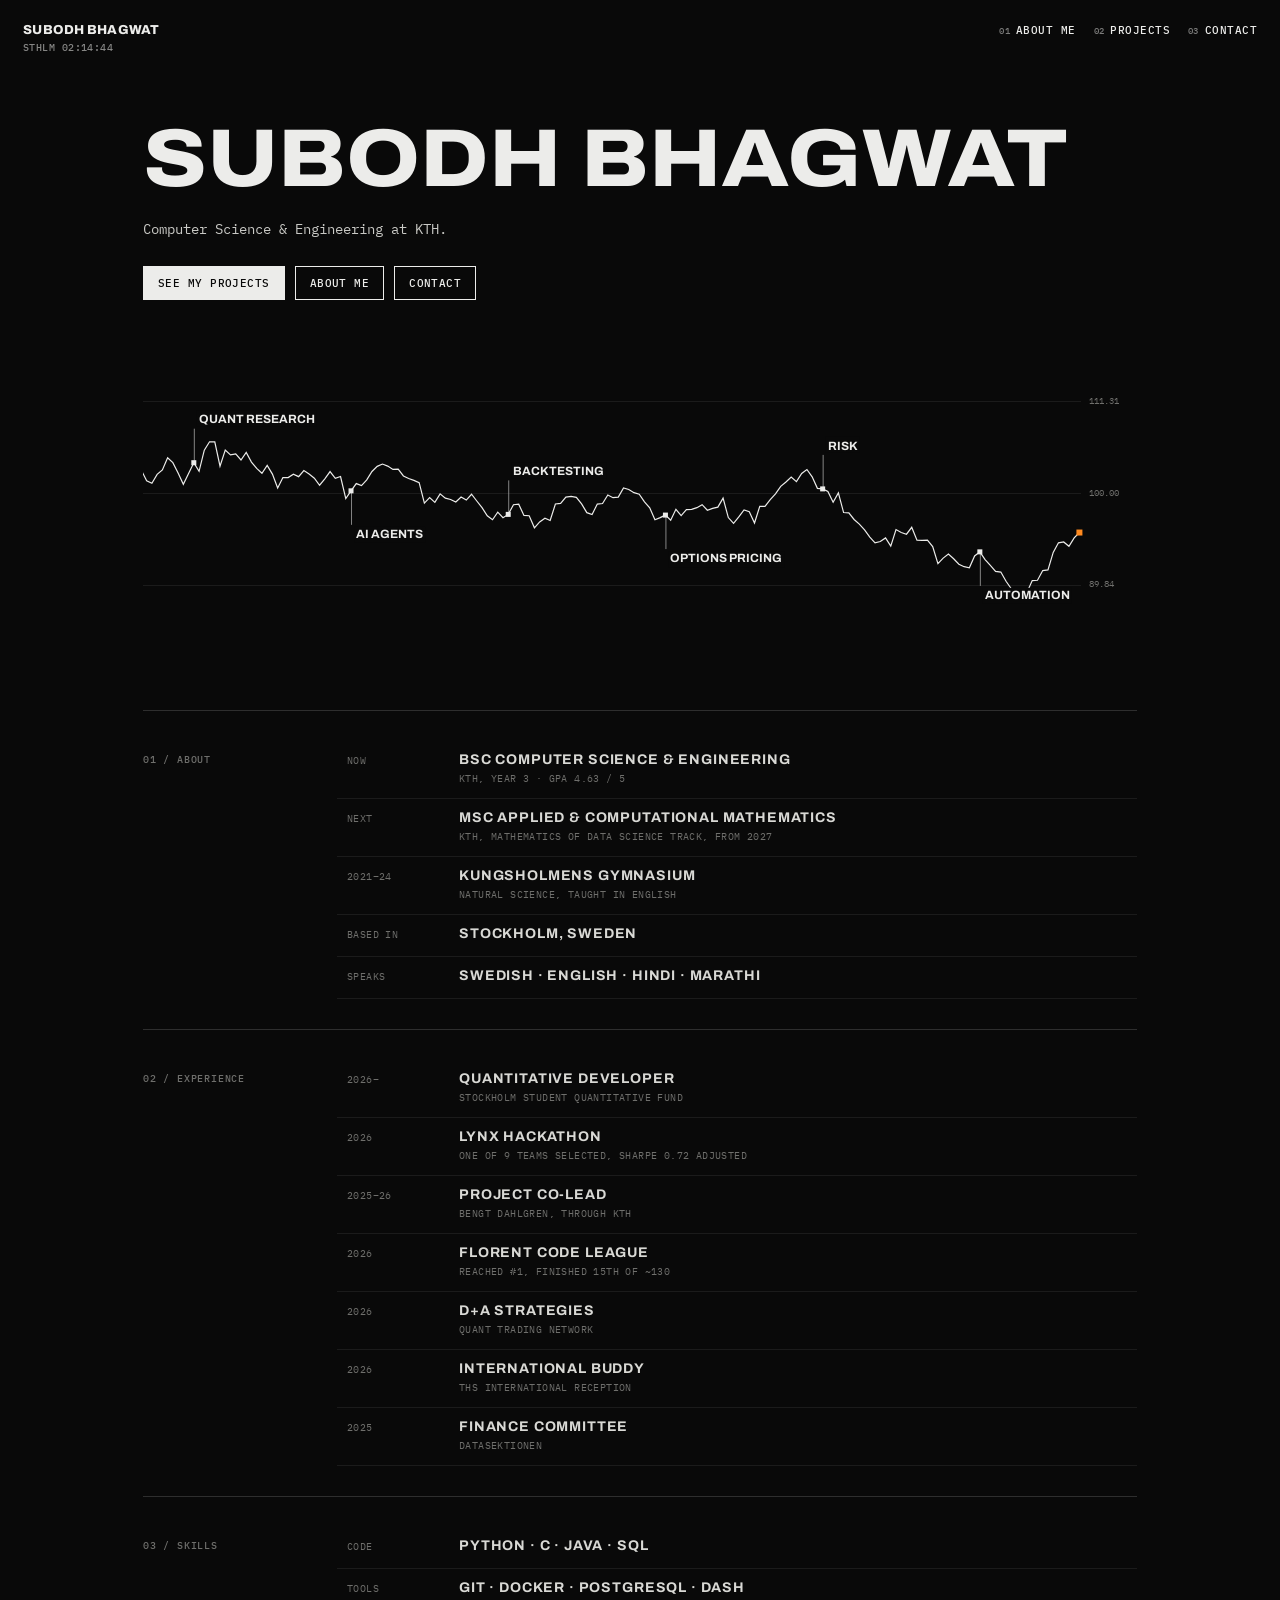
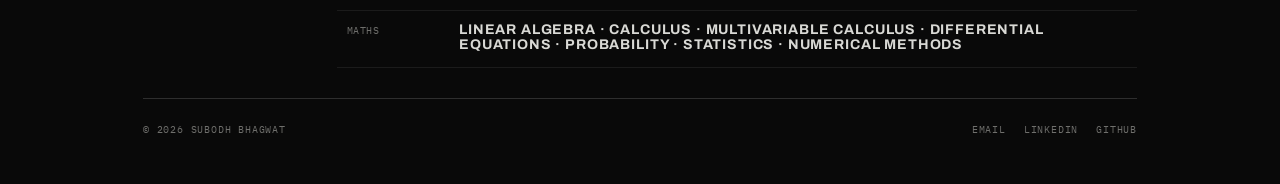
<file: index.html>
<!DOCTYPE html>
<html lang="en">
<head>
<meta charset="utf-8" />
<script>try{if(sessionStorage.getItem("wipe")==="1")document.documentElement.classList.add("wipe-pending")}catch(e){}</script>
<meta name="viewport" content="width=device-width, initial-scale=1" />
<title>Subodh Bhagwat · KTH, Stockholm</title>
<meta name="description" content="Subodh Bhagwat studies Computer Science and Engineering at KTH in Stockholm, heading into a master's in Applied and Computational Mathematics. Trading tools, Monte Carlo simulations and AI agents." />
<link rel="canonical" href="https://subodhb.com/" />
<link rel="icon" href="favicon.svg" type="image/svg+xml" />
<meta name="theme-color" content="#090909" />
<meta property="og:type" content="website" />
<meta property="og:site_name" content="Subodh Bhagwat" />
<meta property="og:title" content="Subodh Bhagwat · KTH, Stockholm" />
<meta property="og:description" content="Subodh Bhagwat studies Computer Science and Engineering at KTH in Stockholm, heading into a master's in Applied and Computational Mathematics. Trading tools, Monte Carlo simulations and AI agents." />
<meta property="og:url" content="https://subodhb.com/" />
<meta property="og:image" content="https://subodhb.com/assets/og.png" />
<meta property="og:image:width" content="1200" />
<meta property="og:image:height" content="630" />
<meta name="twitter:card" content="summary_large_image" />
<script type="application/ld+json">{"@context": "https://schema.org", "@type": "Person", "name": "Subodh Bhagwat", "url": "https://subodhb.com/", "image": "https://subodhb.com/assets/og.png", "jobTitle": "Computer Science and Engineering student", "affiliation": {"@type": "CollegeOrUniversity", "name": "KTH Royal Institute of Technology"}, "alumniOf": {"@type": "CollegeOrUniversity", "name": "KTH Royal Institute of Technology"}, "address": {"@type": "PostalAddress", "addressLocality": "Stockholm", "addressCountry": "SE"}, "knowsAbout": ["Quantitative finance", "Monte Carlo simulation", "Algorithmic trading", "AI agents", "Python"], "sameAs": ["https://www.linkedin.com/in/subodh-bhagwat/", "https://github.com/subodhbgwt"]}</script>
<link rel="preconnect" href="https://fonts.googleapis.com" />
<link rel="preconnect" href="https://fonts.gstatic.com" crossorigin />
<link href="https://fonts.googleapis.com/css2?family=Archivo:wdth,wght@62..125,300..900&family=IBM+Plex+Mono:wght@400;500;600&display=swap" rel="stylesheet" />
<link rel="stylesheet" href="common.css?v=61" />
<link rel="stylesheet" href="style.css?v=61" />
</head>
<body class="dark scroll">

<main class="home">
  <section class="hero">
    <h1 class="display">Subodh Bhagwat</h1>
    <p class="hero__lead">Computer Science &amp; Engineering at KTH.</p>
    <p class="hero__links caps"><a href="work.html">See my projects</a><a href="#about">About me</a><a href="contact.html">Contact</a></p>
    <canvas id="home-canvas" aria-hidden="true"></canvas>
  </section>

  <section class="block" id="about">
    <h2 class="tiny">01 / About</h2>
    <ul class="rows">
      <li><div><i>Now</i><b>BSc Computer Science &amp; Engineering</b><span>KTH, year 3 · GPA 4.63 / 5</span></div></li>
      <li><div><i>Next</i><b>MSc Applied &amp; Computational Mathematics</b><span>KTH, Mathematics of Data Science track, from 2027</span></div></li>
      <li><div><i>2021–24</i><b>Kungsholmens gymnasium</b><span>Natural science, taught in English</span></div></li>
      <li><div><i>Based in</i><b>Stockholm, Sweden</b><span></span></div></li>
      <li><div><i>Speaks</i><b>Swedish · English · Hindi · Marathi</b><span></span></div></li>
    </ul>
  </section>

  <section class="block" id="experience">
    <h2 class="tiny">02 / Experience</h2>
    <ul class="rows">
      <li><div><i>2026–</i><b>Quantitative developer</b><span>Stockholm Student Quantitative Fund</span></div></li>
      <li><div><i>2026</i><b>Lynx hackathon</b><span>One of 9 teams selected, Sharpe 0.72 adjusted</span></div></li>
      <li><div><i>2025–26</i><b>Project co-lead</b><span>Bengt Dahlgren, through KTH</span></div></li>
      <li><div><i>2026</i><b>Florent Code League</b><span>Reached #1, finished 15th of ~130</span></div></li>
      <li><div><i>2026</i><b>D+A Strategies</b><span>Quant trading network</span></div></li>
      <li><div><i>2026</i><b>International buddy</b><span>THS International Reception</span></div></li>
      <li><div><i>2025</i><b>Finance committee</b><span>Datasektionen</span></div></li>
    </ul>
  </section>

  <section class="block" id="skills">
    <h2 class="tiny">03 / Skills</h2>
    <ul class="rows">
      <li><div><i>Code</i><b>Python · C · Java · SQL</b><span></span></div></li>
      <li><div><i>Tools</i><b>Git · Docker · PostgreSQL · Dash</b><span></span></div></li>
      <li><div><i>Maths</i><b>Linear algebra · Calculus · Multivariable calculus · Differential equations · Probability · Statistics · Numerical methods</b><span></span></div></li>
    </ul>
  </section>

  <footer class="foot tiny">
    <span>© 2026 Subodh Bhagwat</span>
    <span><a href="mailto:subodh.bhagwat@icloud.com">Email</a><a href="https://www.linkedin.com/in/subodh-bhagwat/" target="_blank" rel="noopener">LinkedIn</a><a href="https://github.com/subodhbgwt" target="_blank" rel="noopener">GitHub</a></span>
  </footer>
</main>

<script src="common.js?v=61"></script>
<script src="home.js?v=61"></script>
</body>
</html>
</file>
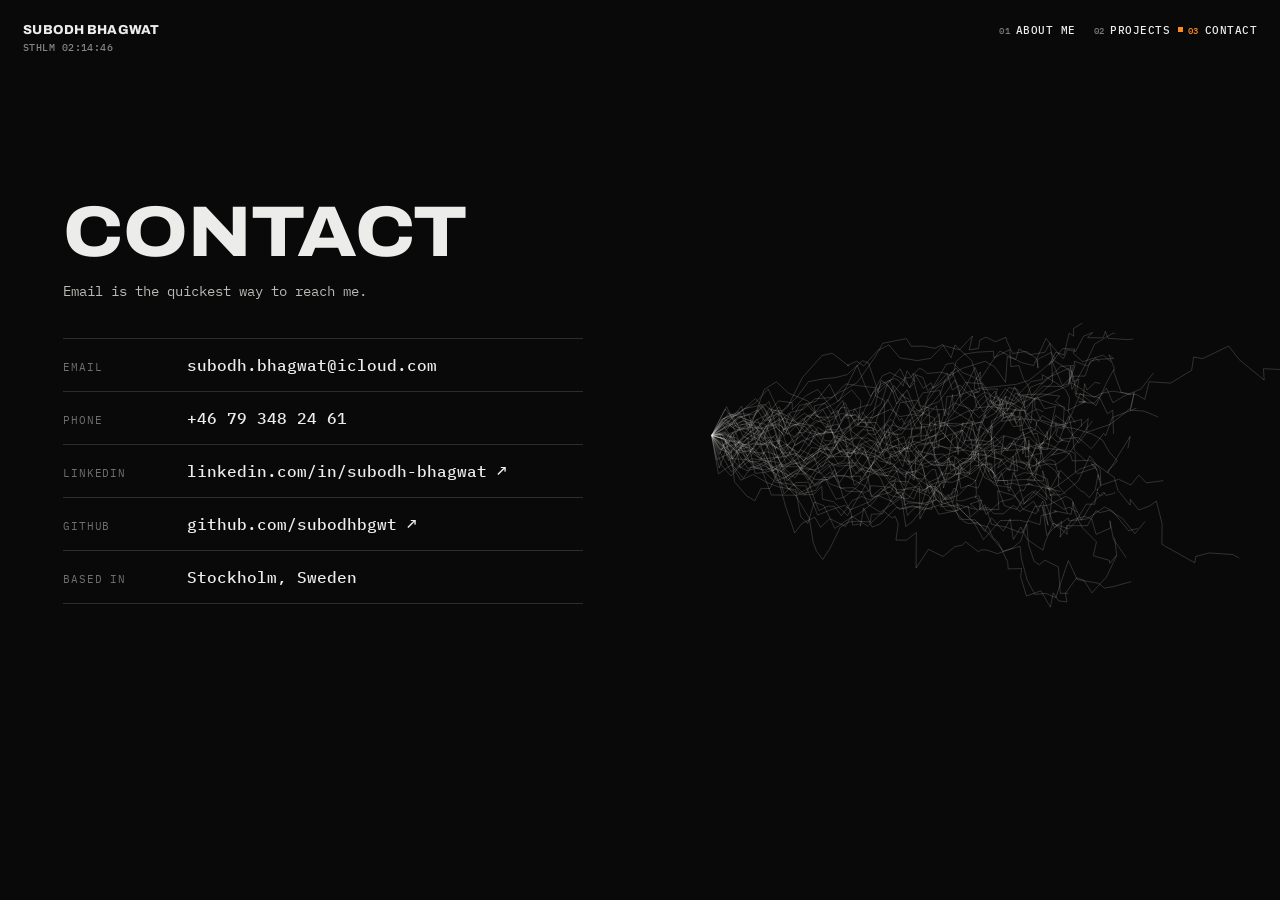
<file: contact.html>
<!DOCTYPE html>
<html lang="en">
<head>
<meta charset="utf-8" />
<script>try{if(sessionStorage.getItem("wipe")==="1")document.documentElement.classList.add("wipe-pending")}catch(e){}</script>
<meta name="viewport" content="width=device-width, initial-scale=1" />
<title>Contact · Subodh Bhagwat</title>
<meta name="description" content="Get in touch with Subodh Bhagwat, Computer Science and Engineering at KTH, Stockholm." />
<link rel="canonical" href="https://subodhb.com/contact.html" />
<link rel="icon" href="favicon.svg" type="image/svg+xml" />
<meta name="theme-color" content="#090909" />
<meta property="og:type" content="website" />
<meta property="og:site_name" content="Subodh Bhagwat" />
<meta property="og:title" content="Contact · Subodh Bhagwat" />
<meta property="og:description" content="Get in touch with Subodh Bhagwat, Computer Science and Engineering at KTH, Stockholm." />
<meta property="og:url" content="https://subodhb.com/contact.html" />
<meta property="og:image" content="https://subodhb.com/assets/og.png" />
<meta property="og:image:width" content="1200" />
<meta property="og:image:height" content="630" />
<meta name="twitter:card" content="summary_large_image" />
<link rel="preconnect" href="https://fonts.googleapis.com" />
<link rel="preconnect" href="https://fonts.gstatic.com" crossorigin />
<link href="https://fonts.googleapis.com/css2?family=Archivo:wdth,wght@62..125,300..900&family=IBM+Plex+Mono:wght@400;500;600&display=swap" rel="stylesheet" />
<link rel="stylesheet" href="common.css?v=61" />
<link rel="stylesheet" href="contact.css?v=61" />
</head>
<body class="dark">

<canvas id="paths" aria-hidden="true"></canvas>

<main class="ct">
  <h1 class="ct__title display">Contact</h1>
  <p class="ct__lead">Email is the quickest way to reach me.</p>
  <ul class="ct__list">
    <li><i class="tiny">Email</i><a href="mailto:subodh.bhagwat@icloud.com">subodh.bhagwat@icloud.com</a></li>
    <li><i class="tiny">Phone</i><a href="tel:+46793482461">+46 79 348 24 61</a></li>
    <li><i class="tiny">LinkedIn</i><a href="https://www.linkedin.com/in/subodh-bhagwat/" target="_blank" rel="noopener">linkedin.com/in/subodh-bhagwat ↗</a></li>
    <li><i class="tiny">GitHub</i><a href="https://github.com/subodhbgwt" target="_blank" rel="noopener">github.com/subodhbgwt ↗</a></li>
    <li><i class="tiny">Based in</i><span>Stockholm, Sweden</span></li>
  </ul>
</main>

<script src="common.js?v=61"></script>
<script src="contact.js?v=61"></script>
</body>
</html>
</file>
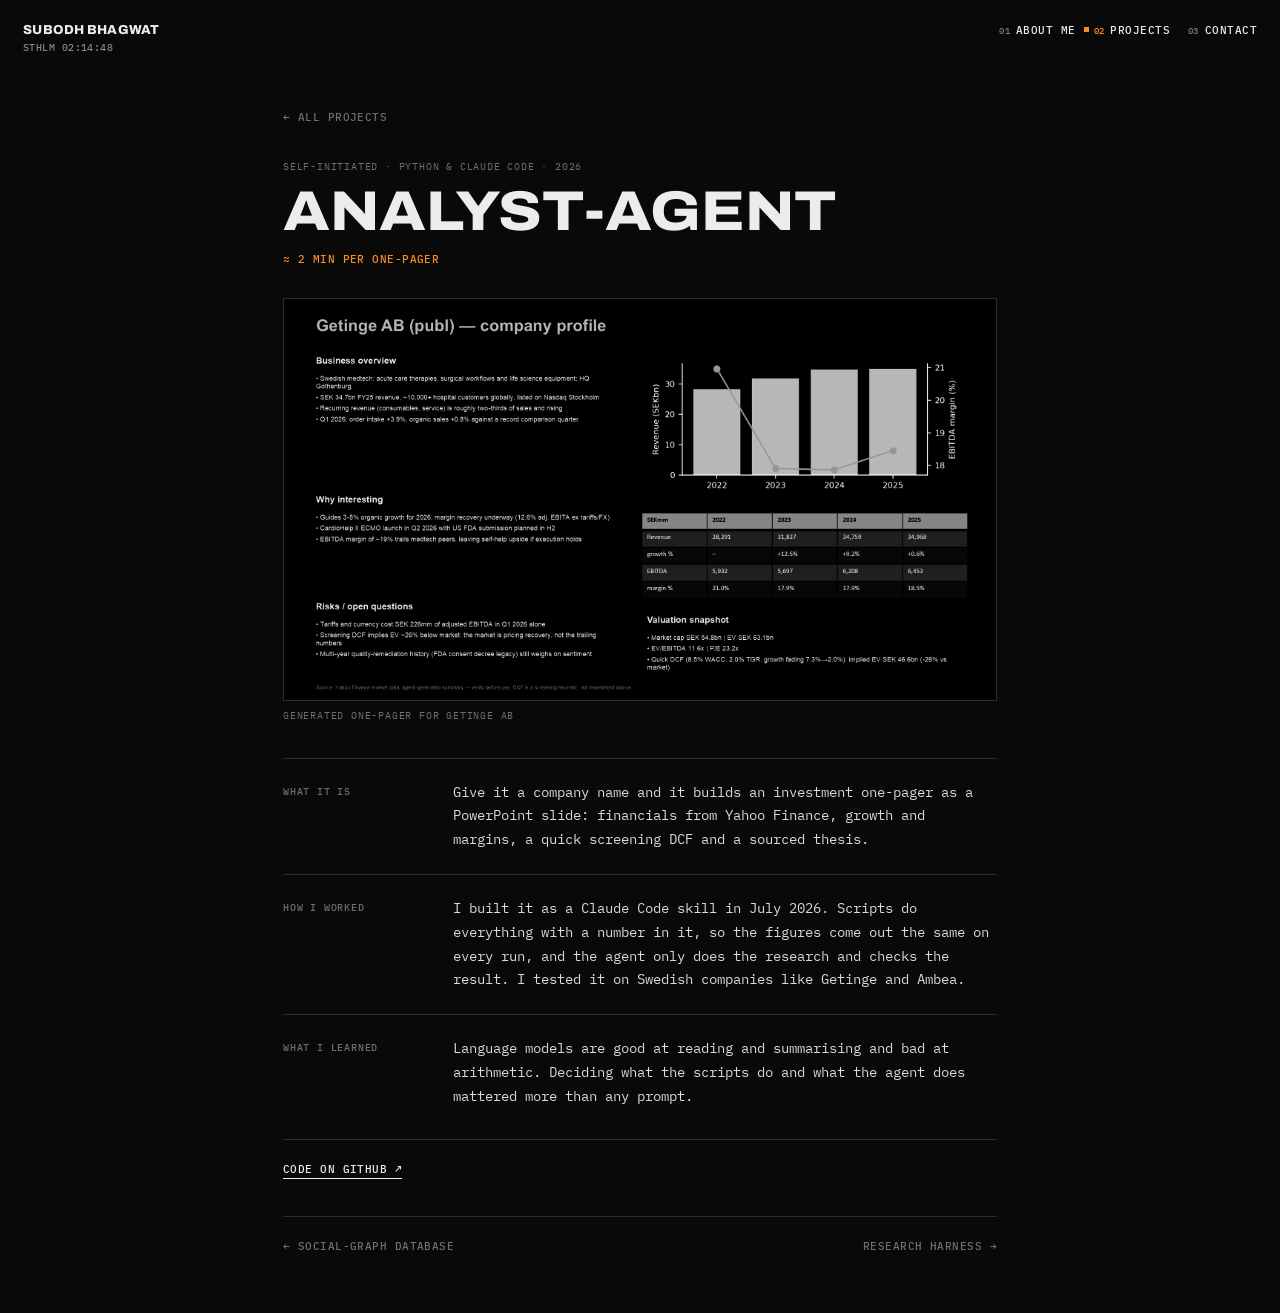
<file: project.html>
<!DOCTYPE html>
<html lang="en">
<head>
<meta charset="utf-8" />
<script>try{if(sessionStorage.getItem("wipe")==="1")document.documentElement.classList.add("wipe-pending")}catch(e){}</script>
<meta name="viewport" content="width=device-width, initial-scale=1" />
<title>Project · Subodh Bhagwat</title>
<meta name="description" content="A project by Subodh Bhagwat, Computer Science and Engineering at KTH, Stockholm." />
<link rel="canonical" href="https://subodhb.com/project.html" />
<link rel="icon" href="favicon.svg" type="image/svg+xml" />
<meta name="theme-color" content="#090909" />
<meta property="og:type" content="website" />
<meta property="og:site_name" content="Subodh Bhagwat" />
<meta property="og:title" content="Project · Subodh Bhagwat" />
<meta property="og:description" content="A project by Subodh Bhagwat, Computer Science and Engineering at KTH, Stockholm." />
<meta property="og:url" content="https://subodhb.com/project.html" />
<meta property="og:image" content="https://subodhb.com/assets/og.png" />
<meta property="og:image:width" content="1200" />
<meta property="og:image:height" content="630" />
<meta name="twitter:card" content="summary_large_image" />
<link rel="preconnect" href="https://fonts.googleapis.com" />
<link rel="preconnect" href="https://fonts.gstatic.com" crossorigin />
<link href="https://fonts.googleapis.com/css2?family=Archivo:wdth,wght@62..125,300..900&family=IBM+Plex+Mono:wght@400;500;600&display=swap" rel="stylesheet" />
<link rel="stylesheet" href="common.css?v=61" />
<link rel="stylesheet" href="project.css?v=61" />
</head>
<body class="dark scroll">

<main class="pj">
  <p class="caps pj__back"><a href="work.html" id="index">← All projects</a></p>
  <p class="tiny pj__kicker" id="kicker"></p>
  <h1 class="pj__title display" id="title"></h1>
  <p class="caps pj__figure" id="figure"></p>

  <figure class="pj__shot" id="shot" hidden>
    <button type="button" class="pj__shot-btn" id="shot-btn" aria-label="Next image"><img id="shot-img" alt="" /></button>
    <figcaption class="tiny" id="shot-cap"></figcaption>
  </figure>

  <section class="pj__part"><h2 class="tiny">What it is</h2><p id="what"></p></section>
  <section class="pj__part"><h2 class="tiny">How I worked</h2><p id="how"></p></section>
  <section class="pj__part"><h2 class="tiny">What I learned</h2><p id="learned"></p></section>
  <p class="caps pj__link" id="link"></p>

  <nav class="pj__nav caps" aria-label="Other projects">
    <a href="#" id="prev"></a>
    <a href="#" id="next"></a>
  </nav>
</main>

<script src="common.js?v=61"></script>
<script src="data.js?v=61"></script>
<script src="project.js?v=61"></script>
</body>
</html>
</file>
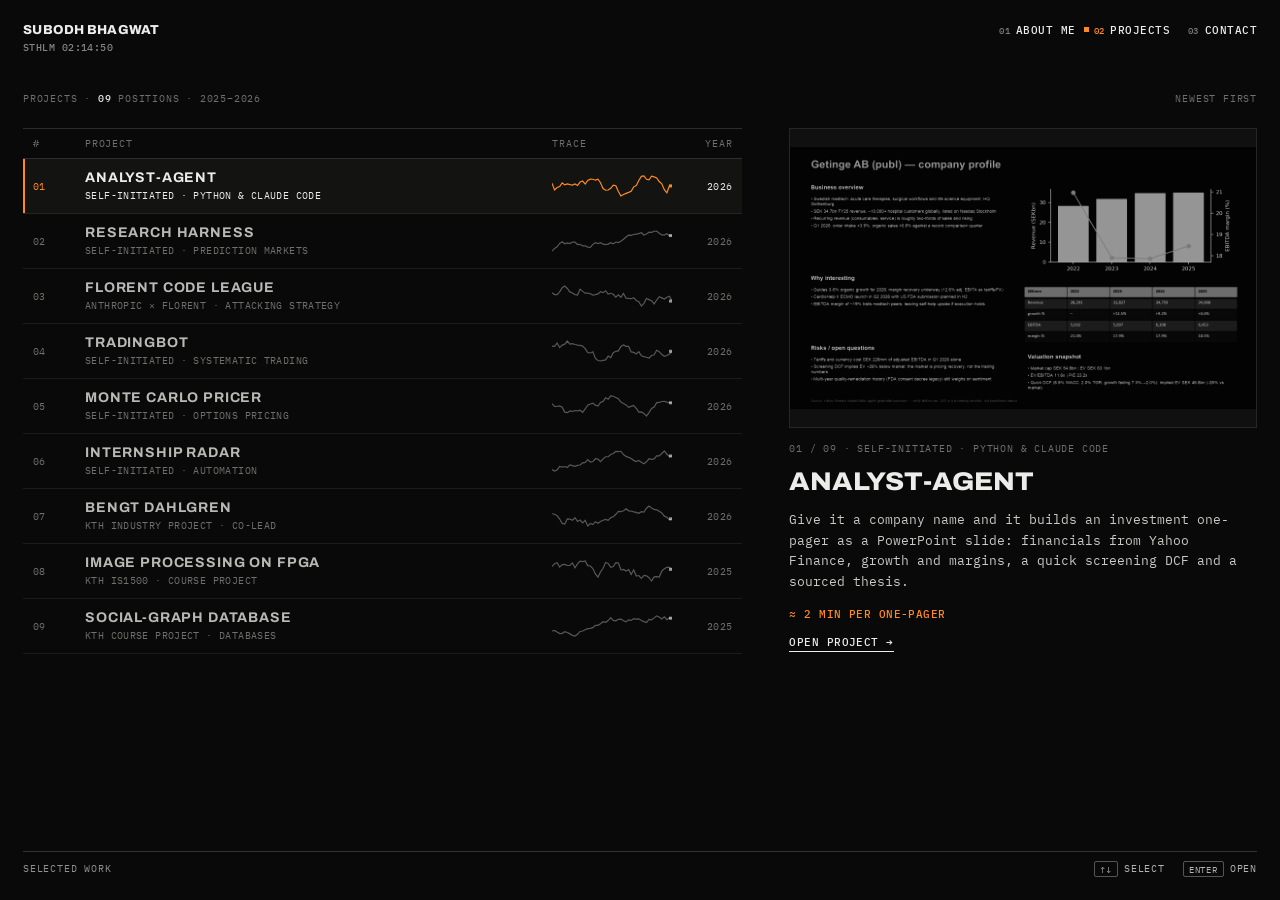
<file: work.html>
<!DOCTYPE html>
<html lang="en">
<head>
<meta charset="utf-8" />
<script>try{if(sessionStorage.getItem("wipe")==="1")document.documentElement.classList.add("wipe-pending")}catch(e){}</script>
<meta name="viewport" content="width=device-width, initial-scale=1" />
<title>Projects · Subodh Bhagwat</title>
<meta name="description" content="Projects by Subodh Bhagwat: an AI analyst agent, a prediction-market research harness, a trading bot, a Monte Carlo options pricer and more." />
<link rel="canonical" href="https://subodhb.com/work.html" />
<link rel="icon" href="favicon.svg" type="image/svg+xml" />
<meta name="theme-color" content="#090909" />
<meta property="og:type" content="website" />
<meta property="og:site_name" content="Subodh Bhagwat" />
<meta property="og:title" content="Projects · Subodh Bhagwat" />
<meta property="og:description" content="Projects by Subodh Bhagwat: an AI analyst agent, a prediction-market research harness, a trading bot, a Monte Carlo options pricer and more." />
<meta property="og:url" content="https://subodhb.com/work.html" />
<meta property="og:image" content="https://subodhb.com/assets/og.png" />
<meta property="og:image:width" content="1200" />
<meta property="og:image:height" content="630" />
<meta name="twitter:card" content="summary_large_image" />
<link rel="preconnect" href="https://fonts.googleapis.com" />
<link rel="preconnect" href="https://fonts.gstatic.com" crossorigin />
<link href="https://fonts.googleapis.com/css2?family=Archivo:wdth,wght@62..125,300..900&family=IBM+Plex+Mono:wght@400;500;600&display=swap" rel="stylesheet" />
<link rel="stylesheet" href="common.css?v=61" />
<link rel="stylesheet" href="work.css?v=61" />
</head>
<body class="dark">

<main class="port">
  <h1 class="sr-only">Projects</h1>
  <p class="port__head tiny"><span>Projects · <b id="total"></b> positions · <span id="span"></span></span><span>Newest first</span></p>

  <div class="port__table">
    <div class="port__cols tiny" aria-hidden="true"><span>#</span><span>Project</span><span>Trace</span><span>Year</span></div>
    <div id="rows" role="list"></div>
  </div>

  <aside class="port__preview" aria-live="polite">
    <a class="port__shot" id="shot" href="#"><img id="shot-img" alt="" hidden /><span id="shot-txt" hidden></span></a>
    <p class="tiny" id="pcap"></p>
    <h2 id="ptitle"></h2>
    <p id="ptext"></p>
    <p class="caps" id="pfig"></p>
    <a class="caps" id="popen" href="#">Open project →</a>
  </aside>

  <footer class="status tiny">
    <span>Selected work</span>
    <span class="status__keys"><span><kbd>↑↓</kbd>select</span><span><kbd>Enter</kbd>open</span></span>
  </footer>
</main>

<script src="common.js?v=61"></script>
<script src="data.js?v=61"></script>
<script src="work.js?v=61"></script>
</body>
</html>
</file>
<file: common.css>
:root {
  --paper: #e6e6e3;
  --ink: #0b0b0b;
  --dim: #8a8a86;
  --black: #090909;
  --white: #ececea;
  --white-dim: #6f6f6c;
  --pad: clamp(14px, 1.8vw, 24px);
  --font: "Archivo", "Helvetica Neue", Arial, sans-serif;
  --mono: "IBM Plex Mono", ui-monospace, Menlo, Consolas, monospace;
  --accent: #ff8a1f;
}

* { box-sizing: border-box; }
html, body { margin: 0; height: 100%; }
body {
  font-family: var(--mono);
  -webkit-font-smoothing: antialiased;
  background: var(--paper);
  color: var(--ink);
  overflow: hidden;
}
body.dark { background: var(--black); color: var(--white); }
body.scroll { overflow-y: auto; overflow-x: hidden; }
/* anchor links glide instead of jumping */
html:has(body.scroll) { scroll-behavior: smooth; }
@media (prefers-reduced-motion: reduce) { html:has(body.scroll) { scroll-behavior: auto; } }
a, button { color: inherit; font: inherit; }
button { cursor: pointer; }
button { background: none; border: 0; padding: 0; }
a { text-decoration: none; }
:focus-visible { outline: 1px solid currentColor; outline-offset: 4px; }
.sr-only { position: absolute; width: 1px; height: 1px; overflow: hidden; clip: rect(0 0 0 0); white-space: nowrap; }

/* the site uses two styles only: Archivo bold caps for names and titles,
   IBM Plex Mono for everything else */
.display { font-family: var(--font); font-weight: 800; font-stretch: 112%; text-transform: uppercase; letter-spacing: 0; line-height: .95; }
.title { font-family: var(--font); font-weight: 700; text-transform: uppercase; letter-spacing: .06em; }

/* small labels */
.caps {
  font-family: var(--mono);
  font-size: 11px;
  font-weight: 500;
  letter-spacing: 0.04em;
  text-transform: uppercase;
}
.tiny {
  font-family: var(--mono);
  font-size: 10px;
  letter-spacing: 0.08em;
  text-transform: uppercase;
}

/* --- nav --- */
.nav {
  position: fixed;
  inset: 0 0 auto 0;
  z-index: 50;
  display: flex;
  justify-content: space-between;
  align-items: flex-start;
  padding: var(--pad);
  pointer-events: none;
  font-family: var(--mono); font-size: 11px; font-weight: 500; letter-spacing: .04em; text-transform: uppercase;
}
.nav > * { pointer-events: auto; }
.nav__home { display: flex; flex-direction: column; gap: 4px; }
.nav__home b { font-family: var(--font); font-weight: 800; font-size: 13px; letter-spacing: .02em; }
.nav__clock { font-size: 10px; opacity: .55; font-variant-numeric: tabular-nums; }
.nav__links { display: flex; gap: 18px; align-items: baseline; }
.nav__links a { position: relative; display: flex; gap: 6px; align-items: baseline; }
.nav__links i { font-style: normal; font-size: 9px; opacity: .5; }
.nav__links a:hover i, .nav__links a[aria-current="page"] i { opacity: 1; color: var(--accent); }
.nav__links a[aria-current="page"]::before {
  content: ""; position: absolute; left: -10px; top: 50%; width: 5px; height: 5px; margin-top: -3px; background: var(--accent);
}

/* phones: one line of nav with bigger tap areas, no numbers */
@media (max-width: 560px) {
  .nav { align-items: center; }
  .nav__home b { white-space: nowrap; font-size: 12px; }
  .nav__clock { display: none; }
  .nav__links { gap: 4px; }
  .nav__links a { padding: 8px 6px; white-space: nowrap; }
  .nav__links i { display: none; }
  .nav__links a[aria-current="page"]::before { left: 0; }
}

/* --- status bar: one line along the bottom with the page's key hints --- */
.status {
  position: absolute; left: var(--pad); right: var(--pad); bottom: var(--pad); z-index: 3;
  display: flex; justify-content: space-between; align-items: center; gap: 16px;
  margin: 0; padding-top: 9px;
  border-top: 1px solid color-mix(in srgb, currentColor 18%, transparent);
}
.status > span:first-child { opacity: .6; }
.status__keys { display: flex; flex-wrap: wrap; justify-content: flex-end; gap: 6px 18px; }
.status button { text-transform: inherit; letter-spacing: inherit; }
.status__keys > * { display: inline-flex; align-items: center; gap: 6px; opacity: .75; transition: opacity .2s, color .2s; }
.status__keys a:hover, .status__keys button:hover { opacity: 1; color: var(--accent); }
kbd {
  font: inherit; font-size: 9px; line-height: 1; padding: 3px 5px 2px;
  border: 1px solid color-mix(in srgb, currentColor 45%, transparent); border-radius: 2px;
}
/* touch screens have no keyboard to press */
@media (hover: none), (max-width: 560px) { .status__keys { display: none; } }

/* --- page transition: bars rise in a bell shape, middle first --- */
html.wipe-pending, html.wipe-pending body { background: var(--black); }
html.wipe-pending body > * { visibility: hidden; }
.wipe { position: fixed; inset: 0; z-index: 40; display: flex; pointer-events: none; overflow: hidden; }
.wipe i {
  flex: 1; height: 100%; margin-right: -1px;
  background: var(--black); border-top: 2px solid var(--accent);
  transform: translateY(101%);
}
body.wipe-in .wipe i { transform: translateY(0); transition: transform .26s cubic-bezier(.7,0,.3,1) var(--d); }
body.wipe-shut .wipe i { transform: translateY(0); }
body.wipe-out .wipe i { transform: translateY(-101%); transition: transform .34s cubic-bezier(.6,0,.2,1) var(--d); }

@media (prefers-reduced-motion: reduce) {
  .wipe { display: none; }
}
</file>
<file: style.css>
/* home: a dark intro with the chart, then the rest laid out like the
   projects table */
body.scroll .nav { background: inherit; }

.home { max-width: 1040px; margin: 0 auto; padding: 120px var(--pad) 48px; }

.hero { margin-bottom: 64px; }
.hero h1 { margin: 0 0 20px; font-size: clamp(36px, 6.4vw, 84px); }
.hero__lead { margin: 0 0 26px; max-width: 46ch; font-size: 14px; line-height: 1.6; color: #c9c9c5; }
.hero__links { display: flex; flex-wrap: wrap; gap: 10px; margin: 0 0 40px; }
.hero__links a { padding: 9px 14px; border: 1px solid var(--white); transition: background-color .2s, color .2s; }
.hero__links a:first-child, .hero__links a:hover { background: var(--white); color: var(--black); }
#home-canvas { display: block; width: 100%; height: clamp(220px, 34vh, 340px); cursor: crosshair; }

/* each section: a label on the left, a table on the right */
.block { display: grid; grid-template-columns: 170px 1fr; gap: 24px; padding: 30px 0; border-top: 1px solid rgba(236,236,234,.16); scroll-margin-top: 90px; }
.block > h2 { margin: 12px 0 0; color: var(--white-dim); font-weight: 500; }
.more { margin: 16px 0 0; }
.more a { border-bottom: 1px solid currentColor; padding-bottom: 2px; }
.more a:hover { color: var(--accent); }

/* rows, styled like the projects table */
.rows { list-style: none; margin: 0; padding: 0; }
.rows li { border-bottom: 1px solid rgba(236,236,234,.08); }
.rows a, .rows div { position: relative; display: grid; grid-template-columns: 96px 1fr; gap: 4px 16px; align-items: baseline; padding: 11px 10px; transition: background-color .2s ease; }
.rows i { grid-row: span 2; font-family: var(--mono); font-style: normal; font-size: 10px; letter-spacing: .04em; text-transform: uppercase; color: var(--white-dim); white-space: nowrap; font-variant-numeric: tabular-nums; }
.rows b { font-family: var(--font); font-size: 14px; font-weight: 700; letter-spacing: .06em; text-transform: uppercase; color: #d9d9d5; }
.rows span { grid-column: 2; font-family: var(--mono); font-size: 10px; letter-spacing: .04em; text-transform: uppercase; color: var(--white-dim); line-height: 1.6; }
.rows span:empty { display: none; }
.rows a:hover, .rows div:hover { background: rgba(236,236,234,.045); }
.rows a:hover::before, .rows div:hover::before { content: ""; position: absolute; left: 0; top: 0; bottom: 0; width: 2px; background: var(--accent); }
.rows a:hover b, .rows div:hover b { color: var(--white); }
.rows a:hover i, .rows div:hover i { color: var(--accent); }
.rows a b::after { content: " →"; }

.foot { display: flex; flex-wrap: wrap; justify-content: space-between; gap: 12px; padding-top: 24px; border-top: 1px solid rgba(236,236,234,.16); color: var(--white-dim); }
.foot a:hover { color: var(--white); }
.foot span { display: flex; gap: 18px; }

@media (max-width: 700px) {
  .home { padding-top: 100px; }
  .block { grid-template-columns: 1fr; gap: 12px; }
  .rows a, .rows div { grid-template-columns: 72px 1fr; }
}
</file>
<file: contact.css>
/* contact: the details on the left, the Monte Carlo animation on the right */
#paths { position: fixed; inset: 0; width: 100%; height: 100%; display: block; pointer-events: none; }
.ct { position: relative; max-width: 1200px; margin: 0 auto; padding: 22vh var(--pad) 60px; }
.ct > * { max-width: 520px; }
.ct__title { margin: 0 0 14px; font-size: clamp(36px, 5.6vw, 72px); }
.ct__lead { margin: 0 0 36px; font-size: 14px; line-height: 1.6; color: #b9b9b5; }
.ct__list { list-style: none; margin: 0; padding: 0; border-top: 1px solid rgba(236,236,234,.16); }
.ct__list li { display: grid; grid-template-columns: 110px 1fr; align-items: baseline; gap: 14px; padding: 16px 0; border-bottom: 1px solid rgba(236,236,234,.16); }
.ct__list a, .ct__list span { font-size: 16px; font-weight: 500; color: var(--white); }
.ct__list i { font-style: normal; font-size: 11px; color: var(--white-dim); }
.ct__list a:hover { color: var(--accent); }

@media (max-width: 560px) {
  .ct__list li { grid-template-columns: 1fr; gap: 4px; }
}
</file>
<file: project.css>
/* a project: a short write-up you can read top to bottom */
body.scroll .nav { background: inherit; }
.pj { max-width: 760px; margin: 0 auto; padding: 110px var(--pad) 60px; }
.pj__back { margin: 0 0 36px; }
.pj__back a { color: var(--white-dim); }
.pj__back a:hover { color: var(--white); }
.pj__kicker { margin: 0 0 12px; color: var(--white-dim); }
.pj__title { margin: 0 0 14px; font-size: clamp(30px, 4.6vw, 56px); }
.pj__figure { margin: 0 0 32px; color: var(--accent); }

.pj__shot { margin: 0 0 36px; }
.pj__shot[hidden] { display: none; }
.pj__shot-btn { display: block; width: 100%; padding: 0; border: 1px solid #2a2a28; background: #101010; }
.pj__shot img { display: block; width: 100%; height: auto; max-height: 60vh; object-fit: contain; }
.pj__shot.invert img { filter: grayscale(1) invert(1) contrast(1.1); }
.pj__shot figcaption { margin-top: 8px; color: var(--white-dim); }

.pj__part { display: grid; grid-template-columns: 150px 1fr; gap: 20px; padding: 22px 0; border-top: 1px solid rgba(236,236,234,.14); }
.pj__part h2 { margin: 4px 0 0; color: var(--white-dim); font-weight: 500; }
.pj__part p { margin: 0; font-size: 14px; line-height: 1.7; color: #d9d9d5; }

.pj__link { margin: 8px 0 40px; padding-top: 22px; border-top: 1px solid rgba(236,236,234,.14); }
.pj__link:empty { display: none; }
.pj__link a { border-bottom: 1px solid currentColor; padding-bottom: 2px; }
.pj__link a:hover { color: var(--accent); }

.pj__nav { display: flex; justify-content: space-between; gap: 20px; padding-top: 22px; border-top: 1px solid rgba(236,236,234,.14); }
.pj__nav a { color: var(--white-dim); }
.pj__nav a:hover { color: var(--white); }

@media (max-width: 600px) {
  .pj__part { grid-template-columns: 1fr; gap: 8px; }
}
</file>
<file: work.css>
/* a positions screen: the table on the left, a preview on the right */
.port { position: fixed; inset: 0; }

.port__head {
  position: absolute; left: var(--pad); right: var(--pad); top: 92px;
  display: flex; justify-content: space-between; margin: 0;
  color: var(--white-dim);
}
.port__head b { color: var(--white); font-weight: 500; }

.port__table {
  position: absolute; left: var(--pad); top: 128px; bottom: 70px;
  width: calc(58% - var(--pad));
  overflow-y: auto; scrollbar-width: none;
  border-top: 1px solid rgba(236,236,234,.16);
}
.port__cols, .row {
  display: grid; grid-template-columns: 36px 1fr 120px 44px; align-items: center; gap: 16px;
}
.port__cols { padding: 8px 10px; color: var(--white-dim); border-bottom: 1px solid rgba(236,236,234,.16); }
.port__cols span:last-child { text-align: right; }

.row {
  position: relative;
  padding: 11px 10px;
  border-bottom: 1px solid rgba(236,236,234,.08);
  color: var(--white-dim);
  transition: background-color .2s ease, color .2s ease;
}
.row i { font-style: normal; font-family: var(--mono); font-size: 10px; letter-spacing: .04em; }
.row__year { text-align: right; }
.row__name { display: flex; flex-direction: column; gap: 4px; min-width: 0; }
.row__name b { font-family: var(--font); text-transform: uppercase; font-size: 14px; font-weight: 700; letter-spacing: .06em; color: #b9b9b5; white-space: nowrap; overflow: hidden; text-overflow: ellipsis; transition: color .2s ease; }
.row__name small { font-family: var(--mono); font-size: 9.5px; letter-spacing: .04em; text-transform: uppercase; white-space: nowrap; overflow: hidden; text-overflow: ellipsis; }
.row__trace { width: 120px; height: 26px; display: block; }
.row.on { background: rgba(236,236,234,.045); color: var(--white); }
.row.on b { color: var(--white); }
.row.on::before { content: ""; position: absolute; left: 0; top: 0; bottom: 0; width: 2px; background: var(--accent); }
.row.on .row__n { color: var(--accent); }

/* preview */
.port__preview {
  position: absolute; right: var(--pad); top: 128px; bottom: 70px;
  width: calc(42% - var(--pad) * 2 - 24px);
  display: flex; flex-direction: column; gap: 14px;
}
.port__shot {
  position: relative; display: grid; place-items: center;
  height: min(34vh, 300px); background: #101010; border: 1px solid #262624; overflow: hidden;
}
.port__shot img { max-width: 100%; max-height: 100%; object-fit: contain; filter: grayscale(1); opacity: .8; transition: opacity .3s; }
.port__shot.invert img { filter: grayscale(1) invert(1) contrast(1.1); }
.port__shot:hover img { opacity: 1; }
.port__shot span { font-family: var(--font); text-transform: uppercase; font-size: clamp(22px, 2.6vw, 38px); font-weight: 800; font-stretch: 112%; text-align: center; padding: 0 24px; color: rgba(236,236,234,.14); line-height: 1; }
.port__preview p { margin: 0; }
#pcap { color: var(--white-dim); }
#ptitle { margin: 0; font-family: var(--font); text-transform: uppercase; font-size: clamp(20px, 2vw, 28px); font-weight: 800; font-stretch: 108%; line-height: 1.05; }
#ptext { font-size: 13px; line-height: 1.6; color: #c9c9c5; display: -webkit-box; -webkit-line-clamp: 5; -webkit-box-orient: vertical; overflow: hidden; }
#pfig { color: var(--accent); }
#popen { align-self: flex-start; border-bottom: 1px solid currentColor; padding-bottom: 2px; }

@media (max-width: 560px) {
  .port__cols, .row { grid-template-columns: 24px 1fr 36px !important; }
  .row__trace, .port__cols span:nth-child(3) { display: none; }
  .row__name b { white-space: normal; }
  .port__head span:last-child { display: none; }
}
@media (max-width: 760px) {
  .port__table { width: auto; right: var(--pad); bottom: 64px; scrollbar-width: thin; }
  .port__preview { display: none; }
  .port__cols, .row { grid-template-columns: 26px 1fr 64px 36px; gap: 10px; }
  .row__trace { width: 64px; }
}
</file>
